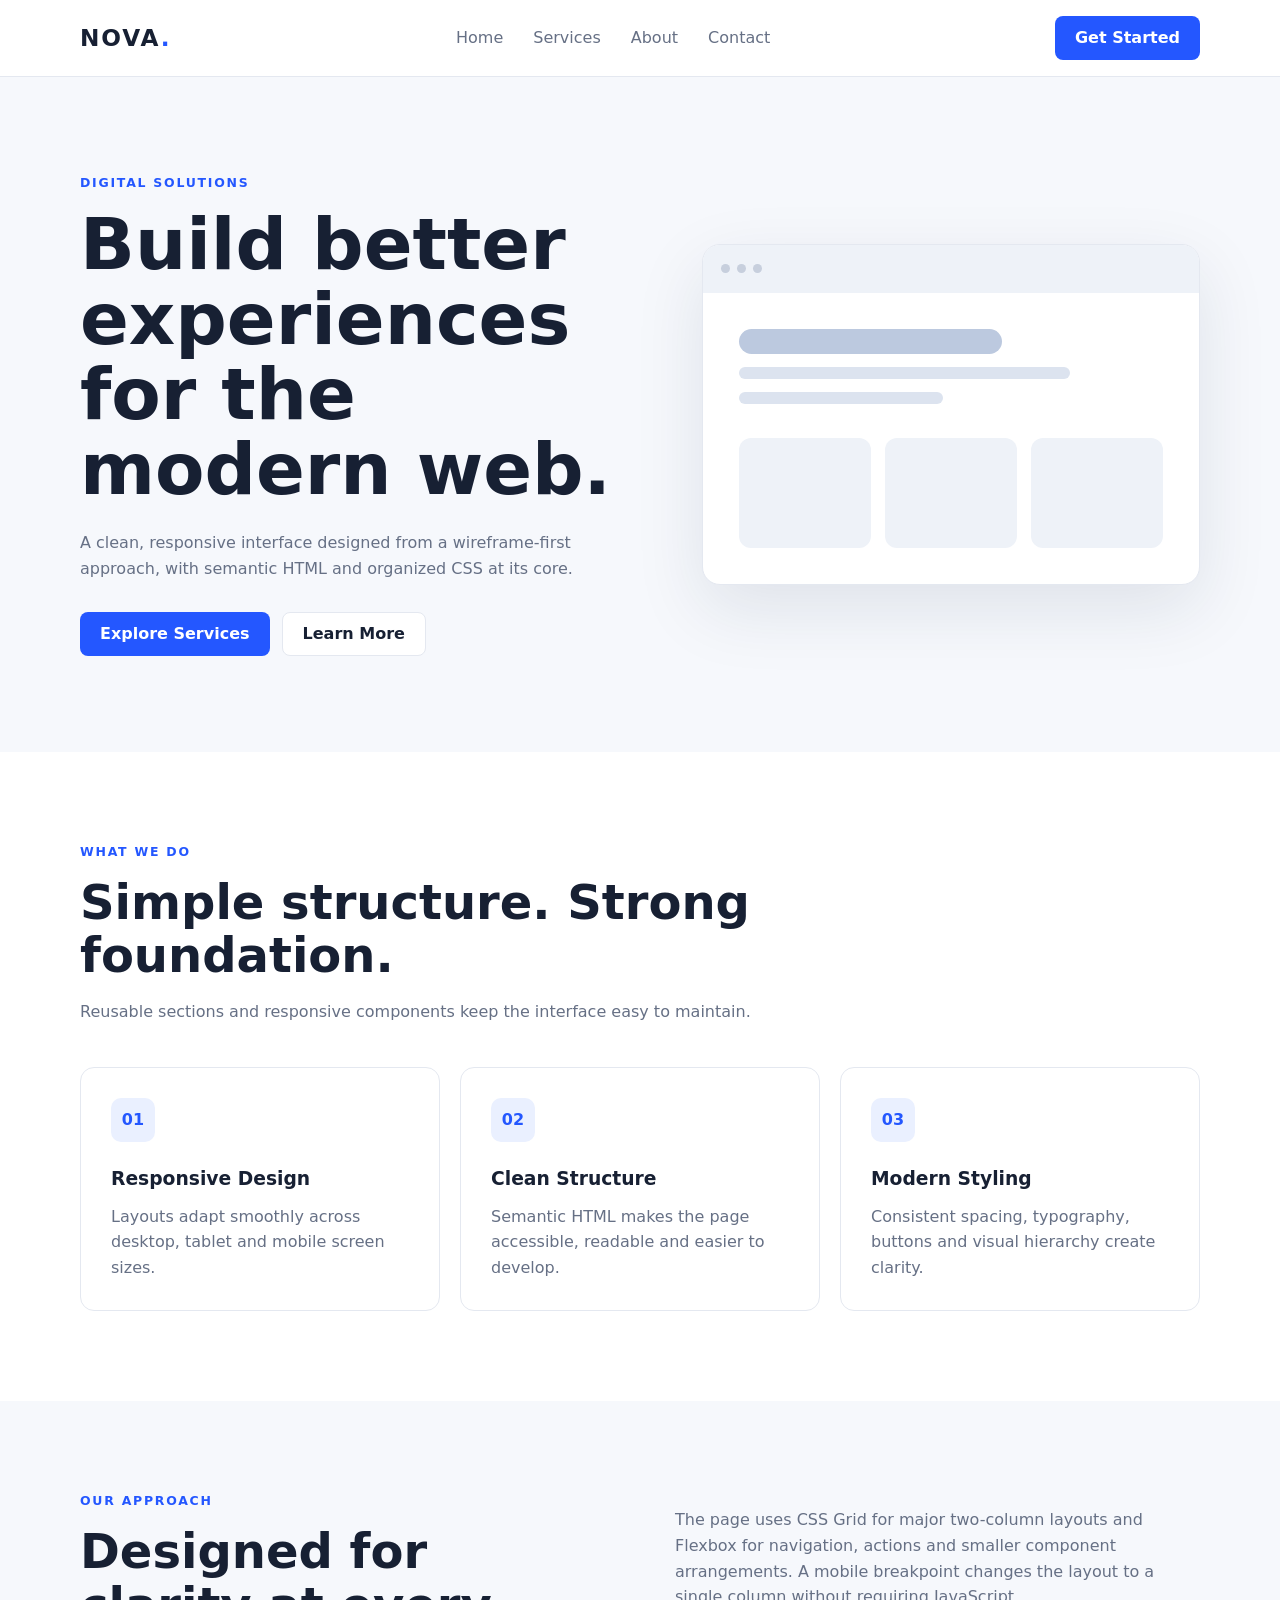
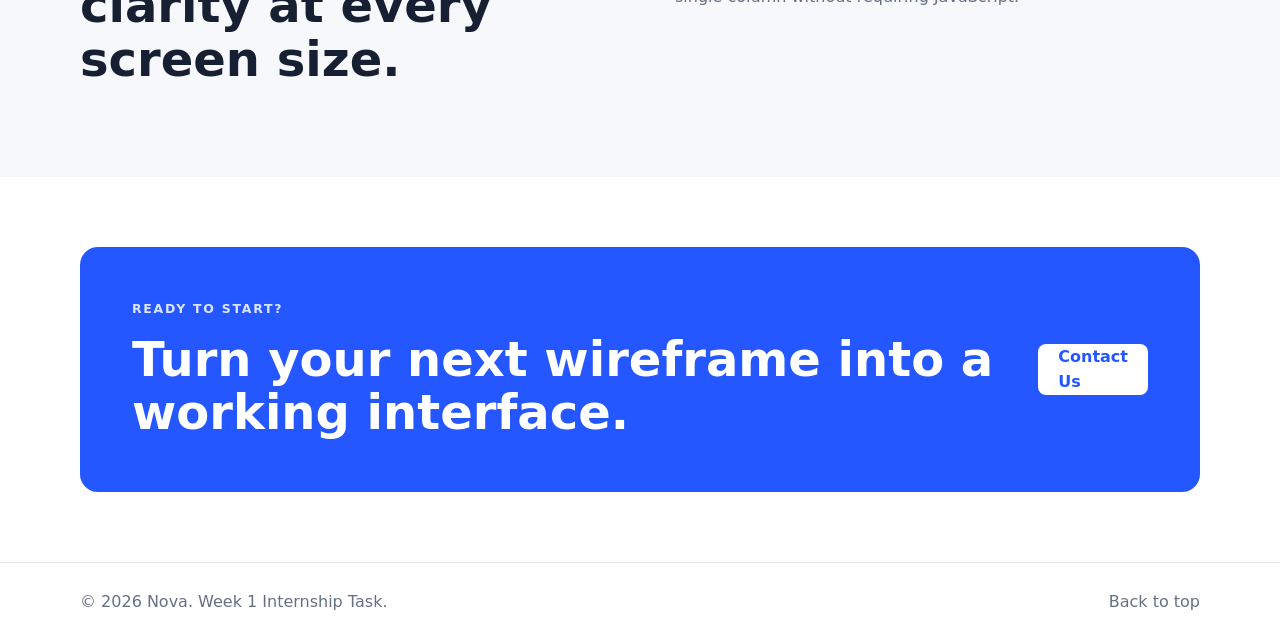
<file: week-1-static-web-page/index.html>
<!DOCTYPE html><html lang="en"><head><meta charset="UTF-8"><meta name="viewport" content="width=device-width, initial-scale=1.0"><meta name="description" content="Week 1 static web page"><title>Nova - Digital Solutions</title><link rel="stylesheet" href="style.css"></head><body><header class="site-header"><div class="container nav"><a class="logo" href="#home">NOVA<span>.</span></a><nav aria-label="Primary navigation"><a href="#home">Home</a><a href="#services">Services</a><a href="#about">About</a><a href="#contact">Contact</a></nav><a class="nav-cta" href="#contact">Get Started</a></div></header><main id="home"><section class="hero"><div class="container hero-grid"><div class="hero-copy"><p class="eyebrow">DIGITAL SOLUTIONS</p><h1>Build better experiences for the modern web.</h1><p class="hero-text">A clean, responsive interface designed from a wireframe-first approach, with semantic HTML and organized CSS at its core.</p><div class="hero-actions"><a class="btn btn-primary" href="#services">Explore Services</a><a class="btn btn-secondary" href="#about">Learn More</a></div></div><div class="hero-card"><div class="preview-top"><span></span><span></span><span></span></div><div class="preview-body"><div class="preview-line large"></div><div class="preview-line"></div><div class="preview-line short"></div><div class="preview-grid"><div></div><div></div><div></div></div></div></div></div></section><section id="services" class="section"><div class="container"><div class="section-heading"><p class="eyebrow">WHAT WE DO</p><h2>Simple structure. Strong foundation.</h2><p>Reusable sections and responsive components keep the interface easy to maintain.</p></div><div class="cards"><article class="card"><div class="icon">01</div><h3>Responsive Design</h3><p>Layouts adapt smoothly across desktop, tablet and mobile screen sizes.</p></article><article class="card"><div class="icon">02</div><h3>Clean Structure</h3><p>Semantic HTML makes the page accessible, readable and easier to develop.</p></article><article class="card"><div class="icon">03</div><h3>Modern Styling</h3><p>Consistent spacing, typography, buttons and visual hierarchy create clarity.</p></article></div></div></section><section id="about" class="section about"><div class="container about-grid"><div><p class="eyebrow">OUR APPROACH</p><h2>Designed for clarity at every screen size.</h2></div><p>The page uses CSS Grid for major two-column layouts and Flexbox for navigation, actions and smaller component arrangements. A mobile breakpoint changes the layout to a single column without requiring JavaScript.</p></div></section><section id="contact" class="section contact"><div class="container contact-box"><div><p class="eyebrow">READY TO START?</p><h2>Turn your next wireframe into a working interface.</h2></div><a class="btn btn-light" href="mailto:hello@example.com">Contact Us</a></div></section></main><footer class="site-footer"><div class="container footer-inner"><p>© 2026 Nova. Week 1 Internship Task.</p><a href="#home">Back to top</a></div></footer></body></html>
</file>
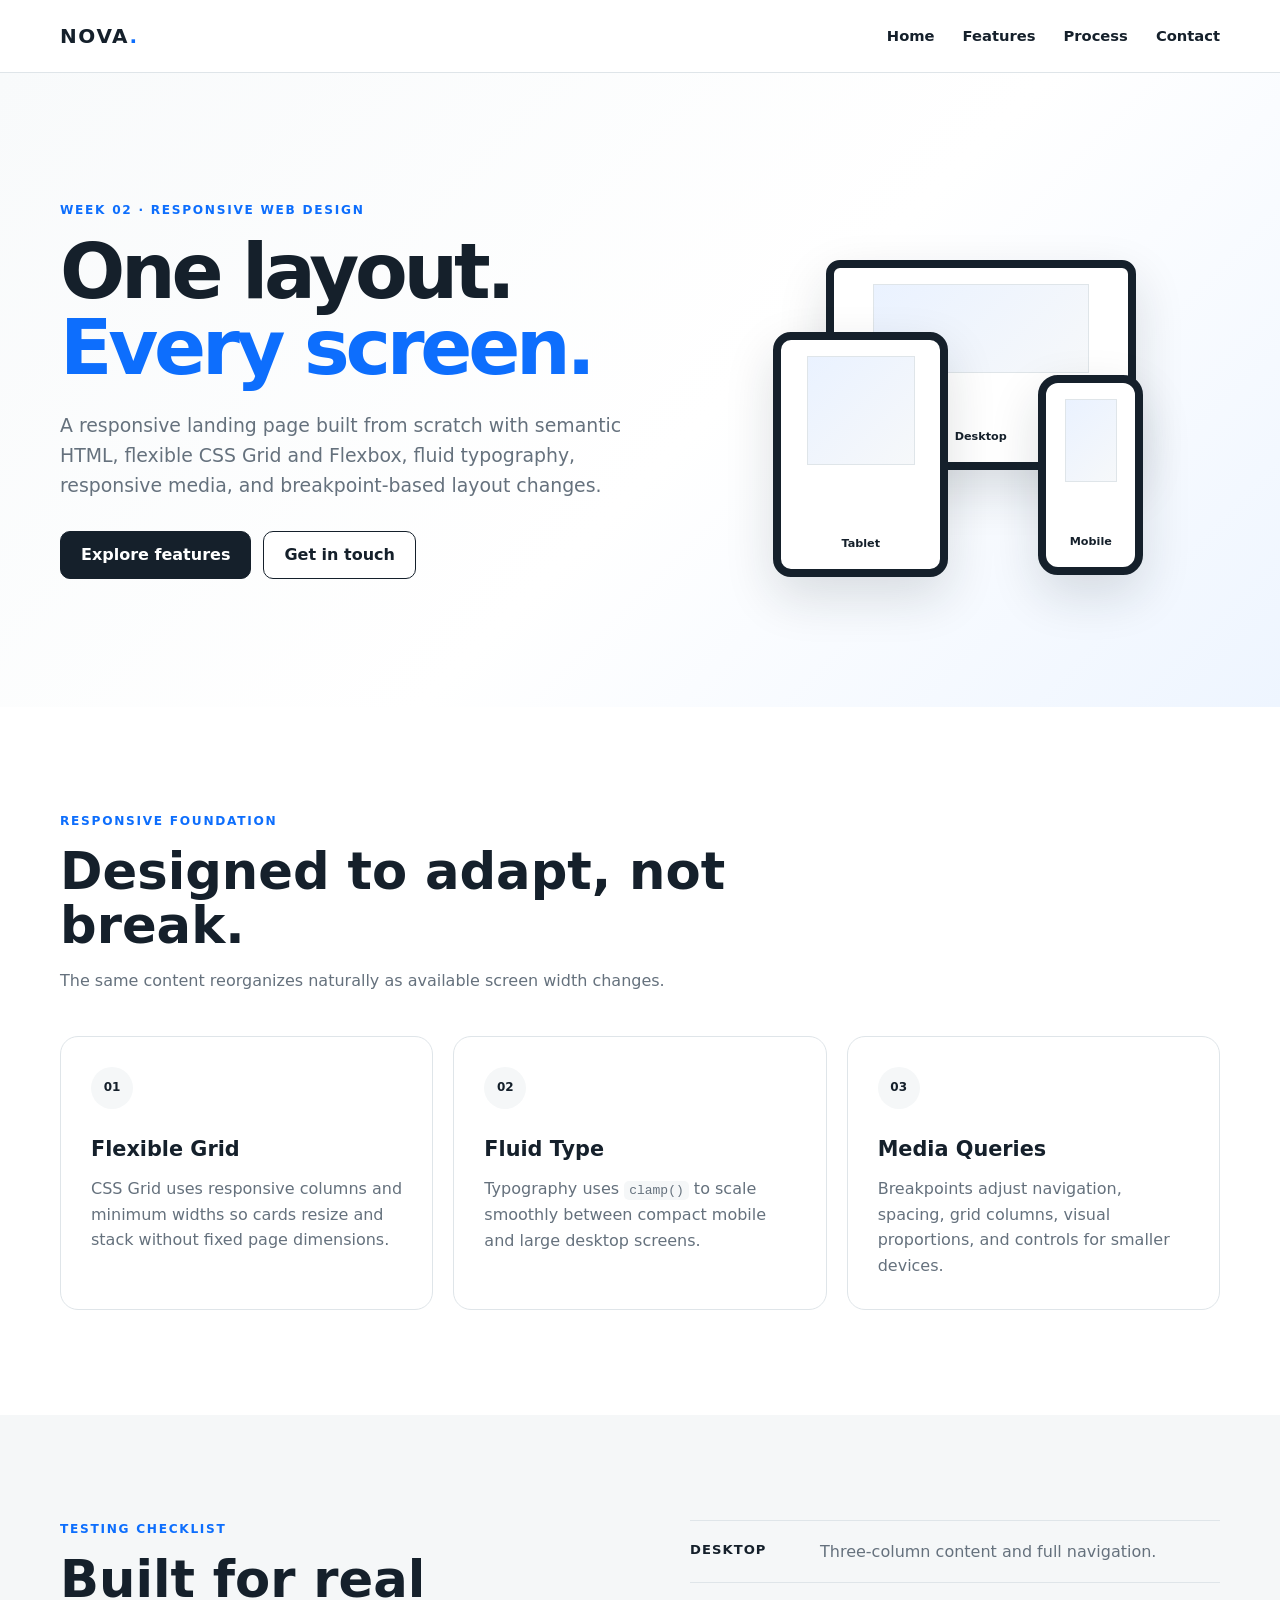
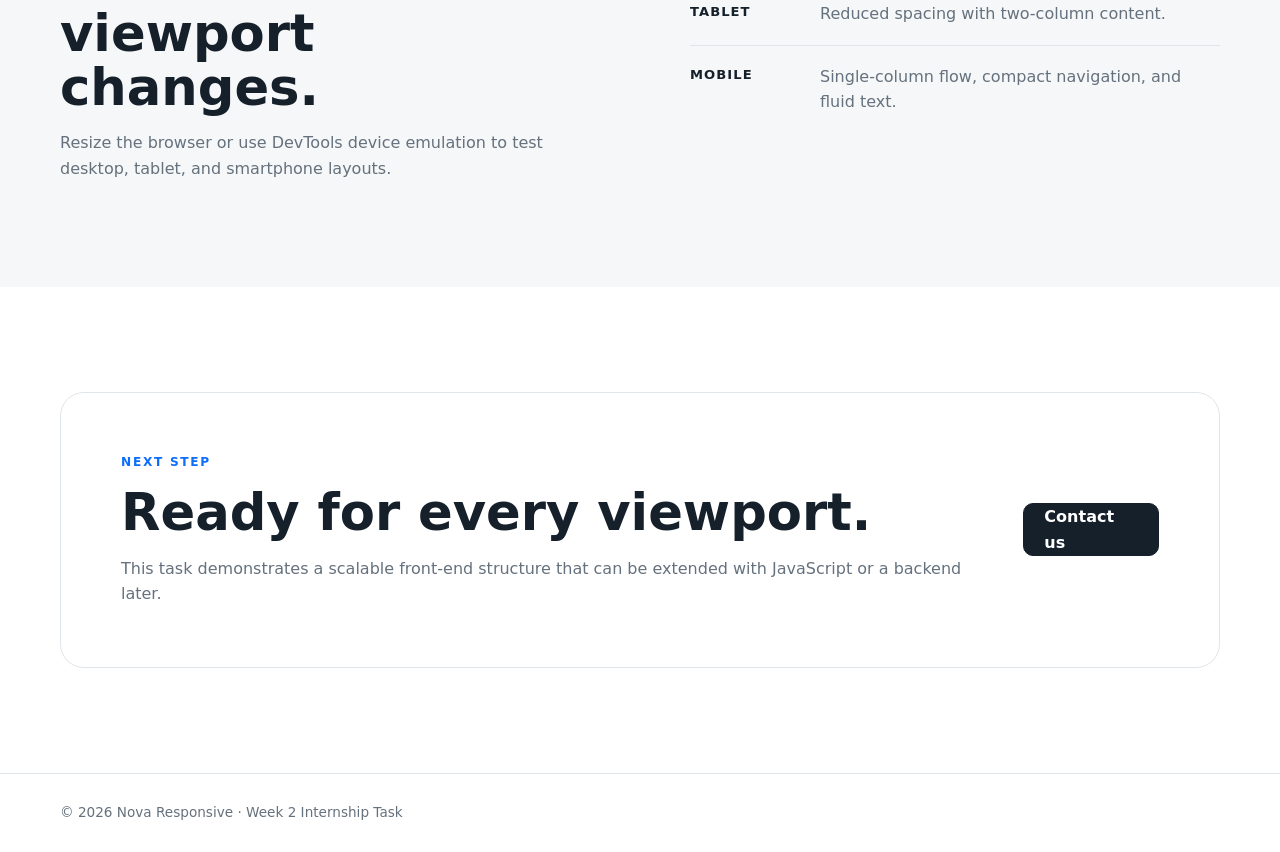
<file: week-2-responsive-web-design/index.html>
<!DOCTYPE html><html lang="en"><head><meta charset="UTF-8"><meta name="viewport" content="width=device-width, initial-scale=1.0"><meta name="description" content="Responsive web design internship task"><title>Nova Responsive - Week 2</title><link rel="stylesheet" href="style.css"></head><body><header class="site-header"><div class="container nav-wrap"><a class="brand" href="#home">NOVA<span>.</span></a><nav aria-label="Primary navigation"><a href="#home">Home</a><a href="#features">Features</a><a href="#process">Process</a><a href="#contact">Contact</a></nav></div></header><main><section id="home" class="hero"><div class="container hero-grid"><div><p class="eyebrow">WEEK 02 · RESPONSIVE WEB DESIGN</p><h1>One layout.<br><span>Every screen.</span></h1><p class="hero-copy">A responsive landing page built from scratch with semantic HTML, flexible CSS Grid and Flexbox, fluid typography, responsive media, and breakpoint-based layout changes.</p><div class="actions"><a class="button primary" href="#features">Explore features</a><a class="button secondary" href="#contact">Get in touch</a></div></div><div class="visual" aria-label="Responsive device preview"><div class="device desktop"><div></div><span>Desktop</span></div><div class="device tablet"><div></div><span>Tablet</span></div><div class="device phone"><div></div><span>Mobile</span></div></div></div></section><section id="features" class="section"><div class="container"><div class="section-heading"><p class="eyebrow">RESPONSIVE FOUNDATION</p><h2>Designed to adapt, not break.</h2><p>The same content reorganizes naturally as available screen width changes.</p></div><div class="feature-grid"><article class="card"><span class="icon">01</span><h3>Flexible Grid</h3><p>CSS Grid uses responsive columns and minimum widths so cards resize and stack without fixed page dimensions.</p></article><article class="card"><span class="icon">02</span><h3>Fluid Type</h3><p>Typography uses <code>clamp()</code> to scale smoothly between compact mobile and large desktop screens.</p></article><article class="card"><span class="icon">03</span><h3>Media Queries</h3><p>Breakpoints adjust navigation, spacing, grid columns, visual proportions, and controls for smaller devices.</p></article></div></div></section><section id="process" class="section muted"><div class="container process-grid"><div><p class="eyebrow">TESTING CHECKLIST</p><h2>Built for real viewport changes.</h2><p>Resize the browser or use DevTools device emulation to test desktop, tablet, and smartphone layouts.</p></div><ol class="steps"><li><strong>Desktop</strong><span>Three-column content and full navigation.</span></li><li><strong>Tablet</strong><span>Reduced spacing with two-column content.</span></li><li><strong>Mobile</strong><span>Single-column flow, compact navigation, and fluid text.</span></li></ol></div></section><section id="contact" class="section contact"><div class="container contact-box"><div><p class="eyebrow">NEXT STEP</p><h2>Ready for every viewport.</h2><p>This task demonstrates a scalable front-end structure that can be extended with JavaScript or a backend later.</p></div><a class="button primary" href="mailto:hello@example.com">Contact us</a></div></section></main><footer><div class="container"><p>© 2026 Nova Responsive · Week 2 Internship Task</p></div></footer></body></html>
</file>
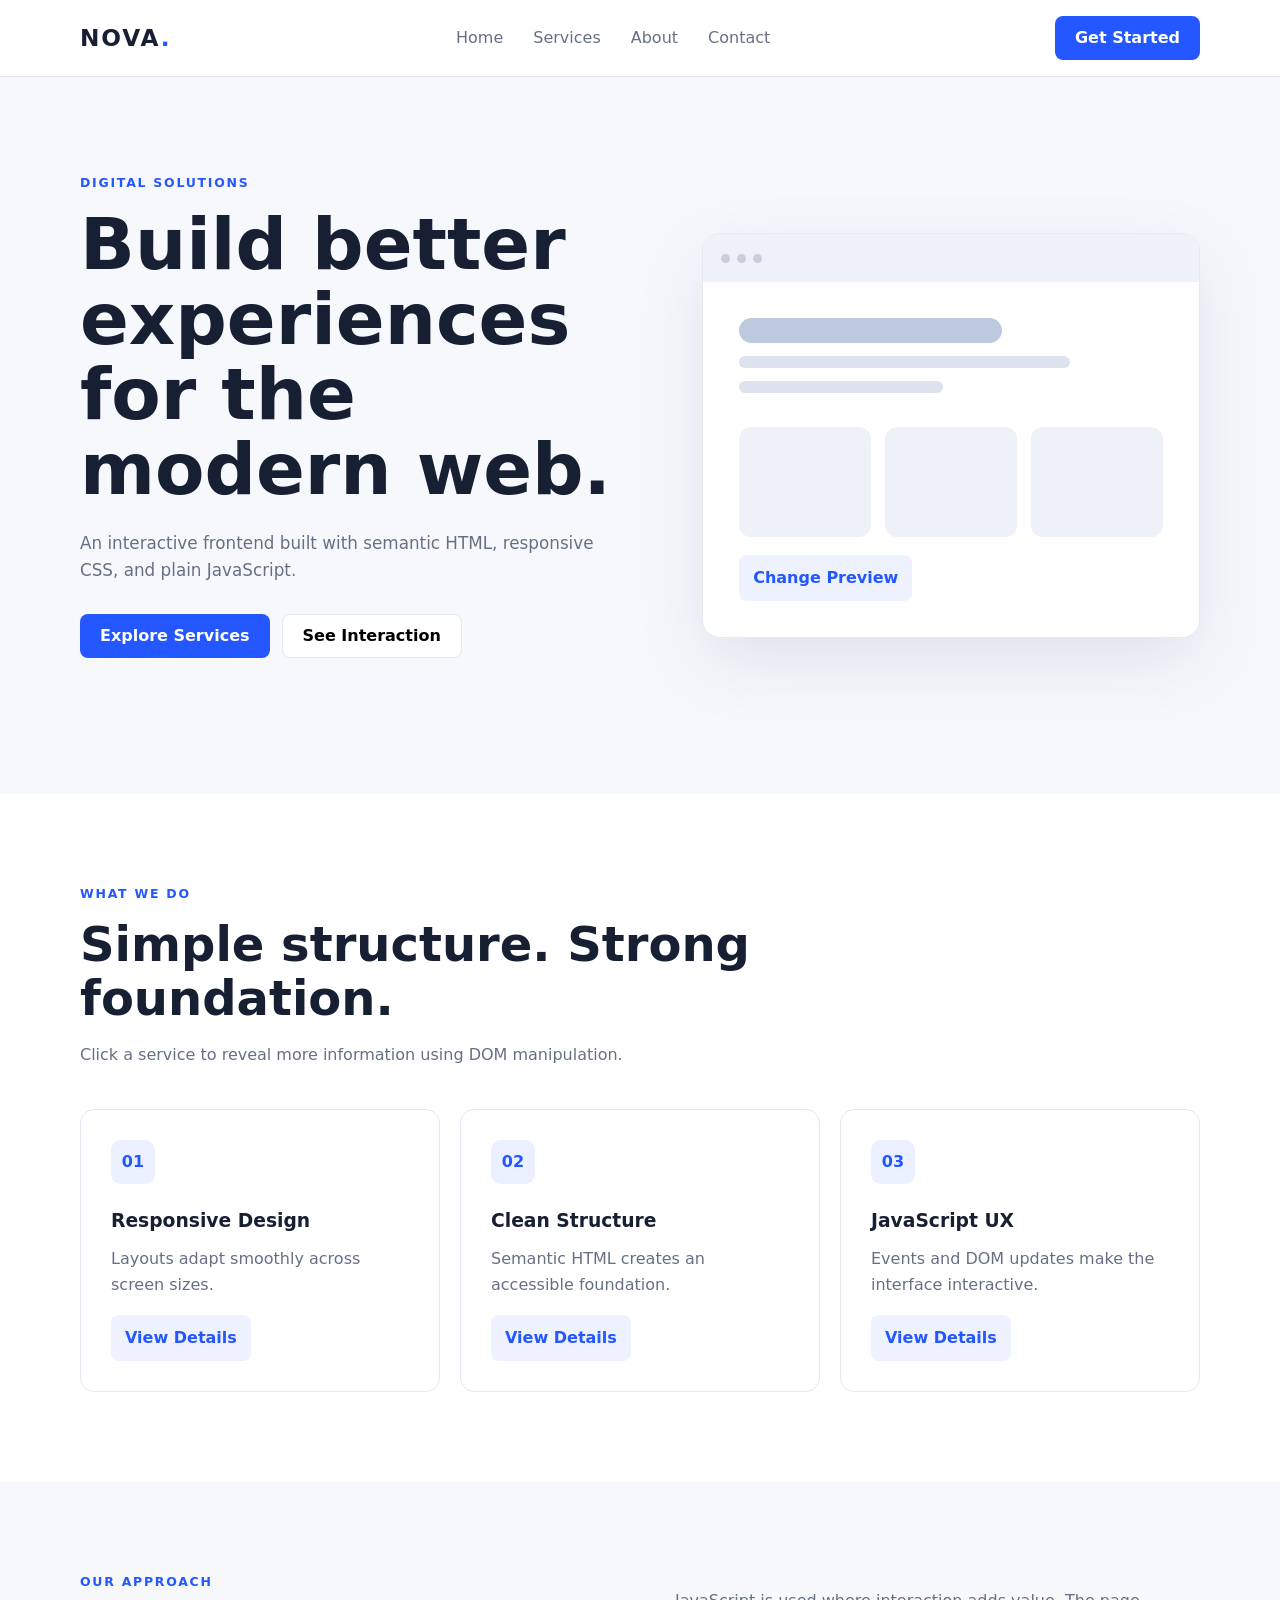
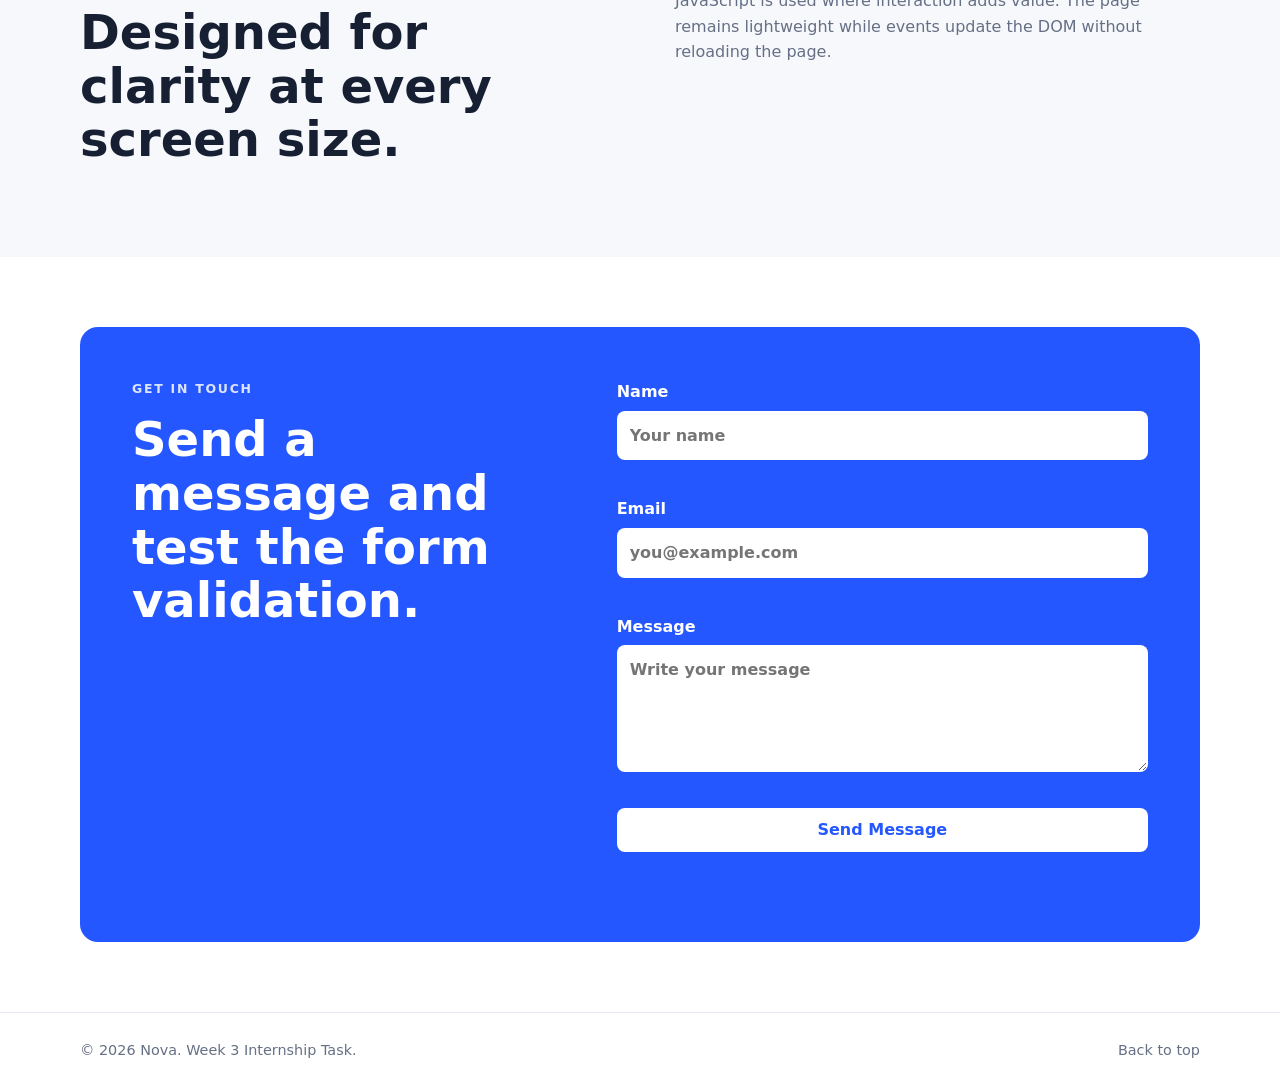
<file: week-3-javascript-interactive-webpage/index.html>
<!DOCTYPE html><html lang="en"><head><meta charset="UTF-8"><meta name="viewport" content="width=device-width, initial-scale=1.0"><title>Nova - Interactive Web Experience</title><link rel="stylesheet" href="style.css"></head><body><header class="site-header"><div class="container nav"><a class="logo" href="#home">NOVA<span>.</span></a><button class="menu-toggle" id="menuToggle" aria-label="Open navigation" aria-expanded="false">☰</button><nav id="primaryNav" aria-label="Primary navigation"><a href="#home">Home</a><a href="#services">Services</a><a href="#about">About</a><a href="#contact">Contact</a></nav><a class="nav-cta" href="#contact">Get Started</a></div></header><main id="home"><section class="hero"><div class="container hero-grid"><div><p class="eyebrow">DIGITAL SOLUTIONS</p><h1>Build better experiences for the modern web.</h1><p class="hero-text">An interactive frontend built with semantic HTML, responsive CSS, and plain JavaScript.</p><div class="hero-actions"><a class="btn btn-primary" href="#services">Explore Services</a><button class="btn btn-secondary" id="learnBtn">See Interaction</button></div><p id="interactionNote" class="interaction-note" aria-live="polite"></p></div><div class="hero-card" id="heroCard"><div class="preview-top"><span></span><span></span><span></span></div><div class="preview-body"><div class="preview-line large"></div><div class="preview-line"></div><div class="preview-line short"></div><div class="preview-grid"><div></div><div></div><div></div></div><button class="preview-action" id="previewAction">Change Preview</button></div></div></div></section><section id="services" class="section"><div class="container"><div class="section-heading"><p class="eyebrow">WHAT WE DO</p><h2>Simple structure. Strong foundation.</h2><p>Click a service to reveal more information using DOM manipulation.</p></div><div class="cards"><article class="card service-card"><div class="icon">01</div><h3>Responsive Design</h3><p>Layouts adapt smoothly across screen sizes.</p><button class="card-btn">View Details</button><div class="details" hidden>Flexible grids and media queries keep the interface usable on different devices.</div></article><article class="card service-card"><div class="icon">02</div><h3>Clean Structure</h3><p>Semantic HTML creates an accessible foundation.</p><button class="card-btn">View Details</button><div class="details" hidden>Meaningful sections and headings make the page easier to understand and maintain.</div></article><article class="card service-card"><div class="icon">03</div><h3>JavaScript UX</h3><p>Events and DOM updates make the interface interactive.</p><button class="card-btn">View Details</button><div class="details" hidden>Event listeners, validation, dynamic content and UI state changes are handled with plain JavaScript.</div></article></div></div></section><section id="about" class="section about"><div class="container about-grid"><div><p class="eyebrow">OUR APPROACH</p><h2>Designed for clarity at every screen size.</h2></div><p>JavaScript is used where interaction adds value. The page remains lightweight while events update the DOM without reloading the page.</p></div></section><section id="contact" class="section contact"><div class="container contact-box"><div><p class="eyebrow">GET IN TOUCH</p><h2>Send a message and test the form validation.</h2></div><form id="contactForm" novalidate><label>Name<input id="name" type="text" placeholder="Your name"><small id="nameError"></small></label><label>Email<input id="email" type="email" placeholder="you@example.com"><small id="emailError"></small></label><label>Message<textarea id="message" rows="4" placeholder="Write your message"></textarea><small id="messageError"></small></label><button class="btn btn-light" type="submit">Send Message</button><p id="formStatus" aria-live="polite"></p></form></div></section></main><button class="top-btn" id="topBtn" aria-label="Scroll to top">↑</button><footer class="site-footer"><div class="container footer-inner"><p>© 2026 Nova. Week 3 Internship Task.</p><a href="#home">Back to top</a></div></footer><script src="script.js"></script></body></html>
</file>
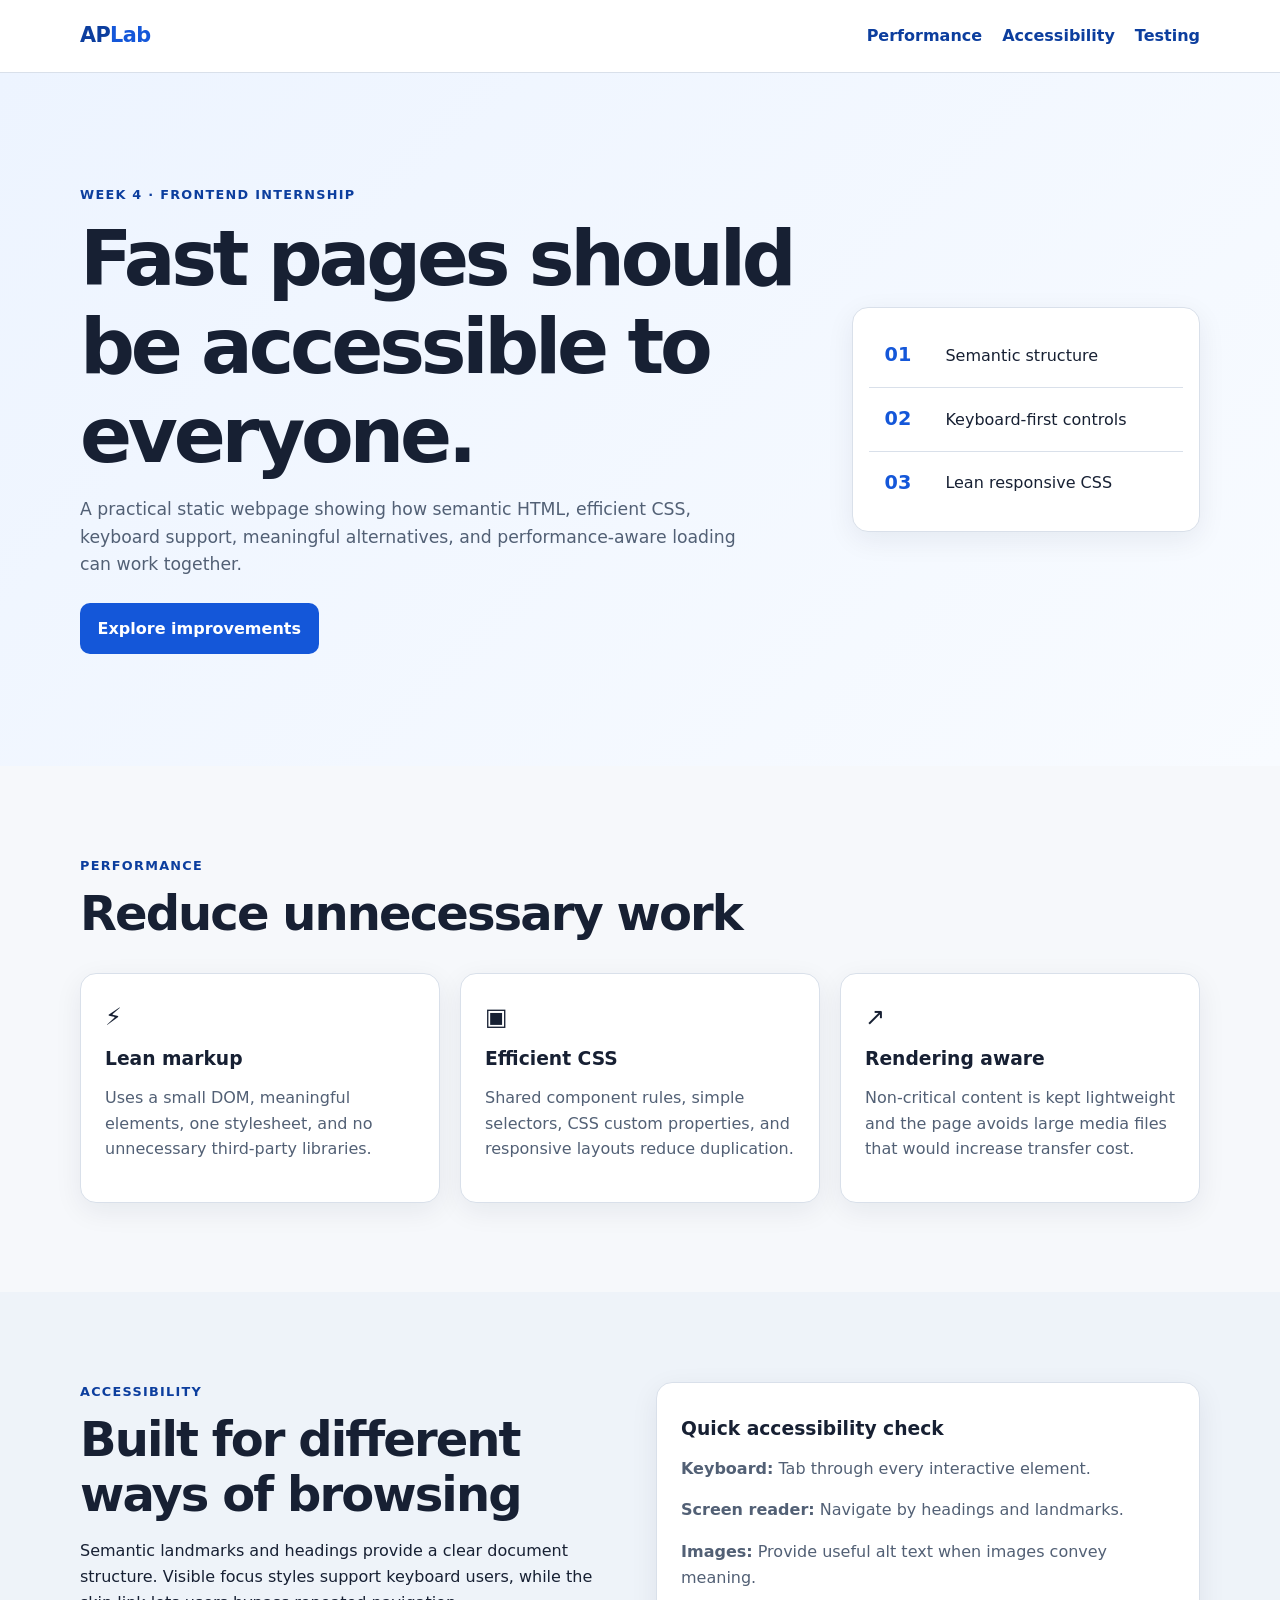
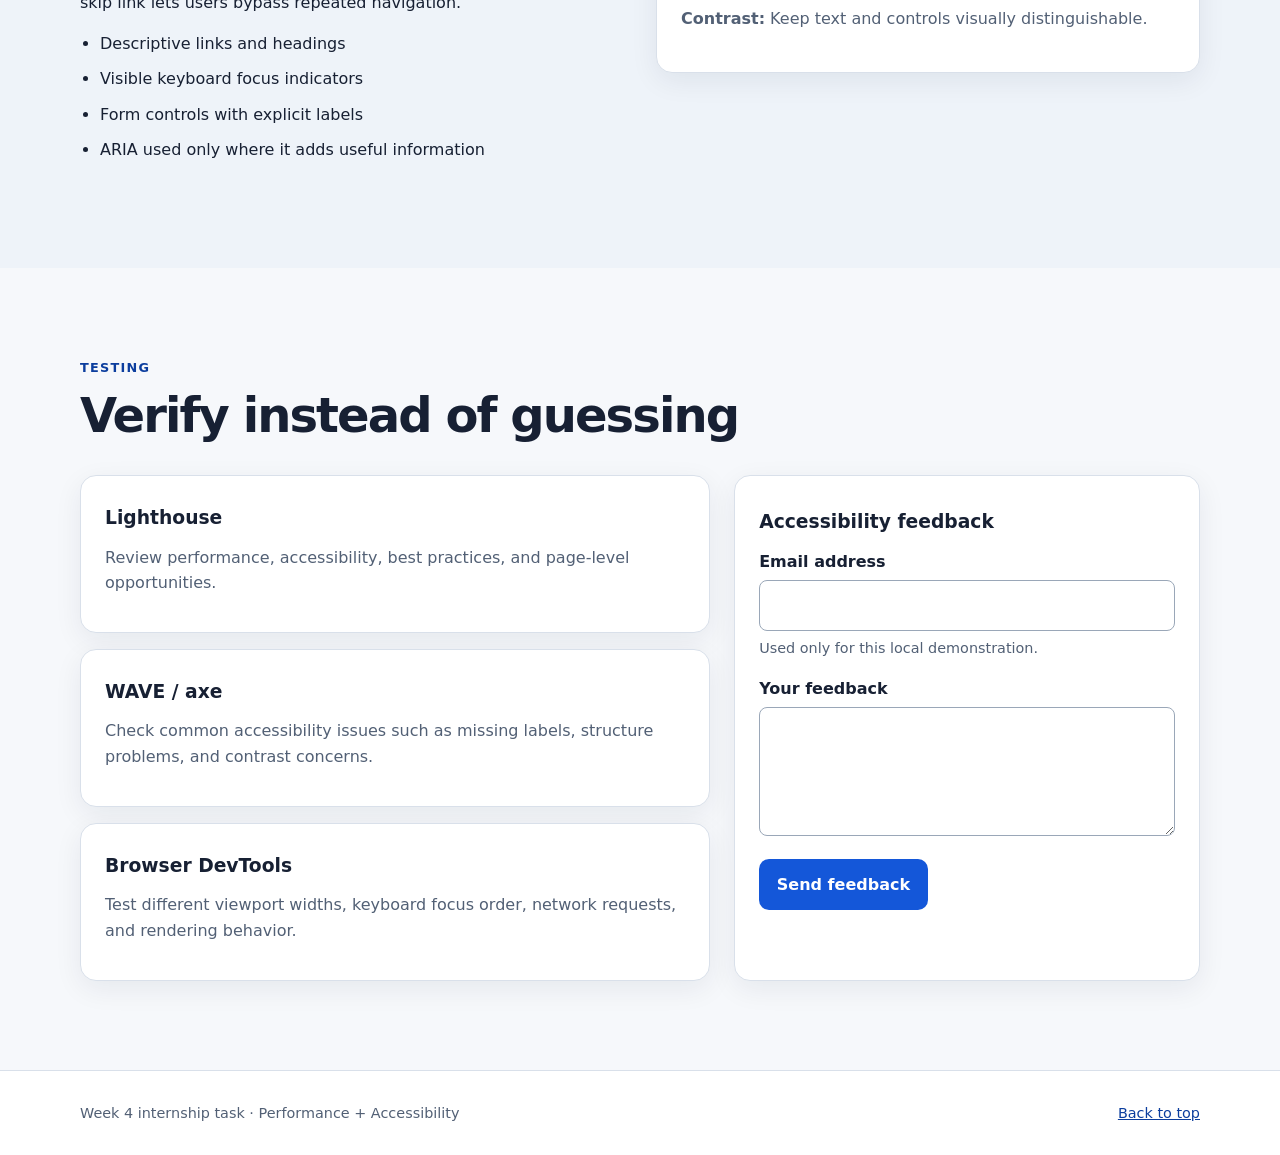
<file: week-4-performance-accessibility/index.html>
<!doctype html>
<html lang="en">
<head>
  <meta charset="utf-8">
  <meta name="viewport" content="width=device-width, initial-scale=1">
  <meta name="description" content="An accessible, performance-focused frontend internship task demonstrating semantic HTML, efficient CSS, keyboard navigation, and responsive design.">
  <title>Accessible Performance Lab</title>
  <link rel="stylesheet" href="style.css">
</head>
<body>
  <a class="skip-link" href="#main-content">Skip to main content</a>
  <header class="site-header">
    <div class="container header-inner">
      <a class="brand" href="#top" aria-label="Accessible Performance Lab home">AP<span>Lab</span></a>
      <nav aria-label="Primary navigation">
        <ul class="nav-list">
          <li><a href="#performance">Performance</a></li>
          <li><a href="#accessibility">Accessibility</a></li>
          <li><a href="#testing">Testing</a></li>
        </ul>
      </nav>
    </div>
  </header>
  <main id="main-content">
    <section class="hero" id="top" aria-labelledby="hero-title">
      <div class="container hero-grid">
        <div>
          <p class="eyebrow">Week 4 · Frontend Internship</p>
          <h1 id="hero-title">Fast pages should be accessible to everyone.</h1>
          <p class="hero-copy">A practical static webpage showing how semantic HTML, efficient CSS, keyboard support, meaningful alternatives, and performance-aware loading can work together.</p>
          <a class="button" href="#performance">Explore improvements</a>
        </div>
        <div class="hero-card" aria-label="Optimization summary">
          <div class="metric"><strong>01</strong><span>Semantic structure</span></div>
          <div class="metric"><strong>02</strong><span>Keyboard-first controls</span></div>
          <div class="metric"><strong>03</strong><span>Lean responsive CSS</span></div>
        </div>
      </div>
    </section>
    <section class="section" id="performance" aria-labelledby="performance-title">
      <div class="container">
        <p class="eyebrow">Performance</p>
        <h2 id="performance-title">Reduce unnecessary work</h2>
        <div class="cards">
          <article class="card"><span class="icon" aria-hidden="true">⚡</span><h3>Lean markup</h3><p>Uses a small DOM, meaningful elements, one stylesheet, and no unnecessary third-party libraries.</p></article>
          <article class="card"><span class="icon" aria-hidden="true">▣</span><h3>Efficient CSS</h3><p>Shared component rules, simple selectors, CSS custom properties, and responsive layouts reduce duplication.</p></article>
          <article class="card"><span class="icon" aria-hidden="true">↗</span><h3>Rendering aware</h3><p>Non-critical content is kept lightweight and the page avoids large media files that would increase transfer cost.</p></article>
        </div>
      </div>
    </section>
    <section class="section section-alt" id="accessibility" aria-labelledby="accessibility-title">
      <div class="container accessibility-grid">
        <div>
          <p class="eyebrow">Accessibility</p>
          <h2 id="accessibility-title">Built for different ways of browsing</h2>
          <p>Semantic landmarks and headings provide a clear document structure. Visible focus styles support keyboard users, while the skip link lets users bypass repeated navigation.</p>
          <ul class="check-list">
            <li>Descriptive links and headings</li><li>Visible keyboard focus indicators</li><li>Form controls with explicit labels</li><li>ARIA used only where it adds useful information</li>
          </ul>
        </div>
        <aside class="contrast-panel" aria-label="Accessibility checklist">
          <h3>Quick accessibility check</h3>
          <p><strong>Keyboard:</strong> Tab through every interactive element.</p>
          <p><strong>Screen reader:</strong> Navigate by headings and landmarks.</p>
          <p><strong>Images:</strong> Provide useful alt text when images convey meaning.</p>
          <p><strong>Contrast:</strong> Keep text and controls visually distinguishable.</p>
        </aside>
      </div>
    </section>
    <section class="section" id="testing" aria-labelledby="testing-title">
      <div class="container">
        <p class="eyebrow">Testing</p>
        <h2 id="testing-title">Verify instead of guessing</h2>
        <div class="testing-layout">
          <div class="test-list">
            <article class="test-item"><h3>Lighthouse</h3><p>Review performance, accessibility, best practices, and page-level opportunities.</p></article>
            <article class="test-item"><h3>WAVE / axe</h3><p>Check common accessibility issues such as missing labels, structure problems, and contrast concerns.</p></article>
            <article class="test-item"><h3>Browser DevTools</h3><p>Test different viewport widths, keyboard focus order, network requests, and rendering behavior.</p></article>
          </div>
          <form class="contact-card" aria-labelledby="contact-title">
            <h3 id="contact-title">Accessibility feedback</h3>
            <label for="email">Email address</label>
            <input id="email" name="email" type="email" autocomplete="email" required aria-describedby="email-help">
            <p id="email-help" class="help">Used only for this local demonstration.</p>
            <label for="message">Your feedback</label>
            <textarea id="message" name="message" rows="4" required></textarea>
            <button class="button" type="submit">Send feedback</button>
            <p id="form-status" class="status" role="status" aria-live="polite"></p>
          </form>
        </div>
      </div>
    </section>
  </main>
  <footer class="site-footer">
    <div class="container footer-inner"><p>Week 4 internship task · Performance + Accessibility</p><a href="#top">Back to top</a></div>
  </footer>
  <script>
    const form = document.querySelector('.contact-card');
    const status = document.querySelector('#form-status');
    form.addEventListener('submit', (event) => {
      event.preventDefault();
      if (!form.checkValidity()) { form.reportValidity(); return; }
      status.textContent = 'Thank you. Your feedback was validated locally.';
      form.reset();
    });
  </script>
</body>
</html>
</file>
<file: week-1-static-web-page/style.css>
*{margin:0;padding:0;box-sizing:border-box}:root{--primary:#2457ff;--dark:#1739aa;--text:#172033;--muted:#667085;--surface:#f6f8fc;--border:#e4e8f0}html{scroll-behavior:smooth}body{font-family:Inter,system-ui,sans-serif;color:var(--text);line-height:1.6}a{color:inherit;text-decoration:none}.container{width:min(1120px,calc(100% - 40px));margin:auto}.site-header{background:#fff;border-bottom:1px solid var(--border);position:sticky;top:0;z-index:10}.nav{min-height:76px;display:flex;align-items:center;justify-content:space-between;gap:24px}.logo{font-size:1.45rem;font-weight:800;letter-spacing:.08em}.logo span{color:var(--primary)}nav{display:flex;gap:30px;color:var(--muted)}nav a:hover{color:var(--primary)}.nav-cta,.btn{display:inline-flex;align-items:center;justify-content:center;min-height:44px;padding:0 20px;border-radius:8px;font-weight:700}.nav-cta,.btn-primary{background:var(--primary);color:#fff}.hero{background:var(--surface);padding:96px 0}.hero-grid{display:grid;grid-template-columns:1.05fr .95fr;align-items:center;gap:72px}.eyebrow{color:var(--primary);font-size:.78rem;font-weight:800;letter-spacing:.14em;margin-bottom:14px}h1{font-size:clamp(2.5rem,6vw,4.5rem);line-height:1.04}.hero-text{max-width:600px;margin:24px 0 30px;color:var(--muted)}.hero-actions{display:flex;flex-wrap:wrap;gap:12px}.btn-secondary{border:1px solid var(--border);background:#fff}.btn-light{background:#fff;color:var(--primary)}.hero-card{background:#fff;border:1px solid var(--border);border-radius:18px;box-shadow:0 24px 70px rgba(24,40,72,.1);overflow:hidden}.preview-top{height:48px;background:#eef2f8;display:flex;align-items:center;gap:7px;padding:0 18px}.preview-top span{width:9px;height:9px;border-radius:50%;background:#c7cfdd}.preview-body{padding:36px}.preview-line{height:12px;width:78%;border-radius:20px;background:#dce3ef;margin-bottom:13px}.preview-line.large{height:25px;width:62%;background:#bcc9df}.preview-line.short{width:48%}.preview-grid{display:grid;grid-template-columns:repeat(3,1fr);gap:14px;margin-top:34px}.preview-grid div{height:110px;border-radius:12px;background:#eef2f8}.section{padding:90px 0}.section-heading{max-width:720px;margin-bottom:42px}h2{font-size:clamp(2rem,4vw,3rem);line-height:1.12}.section-heading>p:last-child,.about-grid>p{color:var(--muted);margin-top:16px}.cards{display:grid;grid-template-columns:repeat(3,1fr);gap:20px}.card{padding:30px;border:1px solid var(--border);border-radius:14px;background:#fff}.icon{width:44px;height:44px;display:grid;place-items:center;border-radius:10px;background:#eaf0ff;color:var(--primary);font-weight:800;margin-bottom:22px}.card h3{margin-bottom:10px}.card p{color:var(--muted)}.about{background:var(--surface)}.about-grid{display:grid;grid-template-columns:1fr 1fr;gap:70px}.contact{padding:70px 0}.contact-box{padding:52px;background:var(--primary);color:#fff;border-radius:18px;display:flex;align-items:center;justify-content:space-between;gap:30px}.contact-box .eyebrow{color:#dce5ff}.site-footer{border-top:1px solid var(--border);padding:26px 0;color:var(--muted)}.footer-inner{display:flex;justify-content:space-between}@media(max-width:850px){.hero-grid,.about-grid{grid-template-columns:1fr;gap:45px}.cards{grid-template-columns:1fr}.nav{flex-wrap:wrap}.nav nav{order:3;width:100%;justify-content:center;padding-bottom:12px}}@media(max-width:520px){.container{width:min(100% - 28px,1120px)}.nav{min-height:68px}.nav nav{gap:14px;font-size:.9rem}.hero{padding:56px 0}.hero-actions{flex-direction:column}.hero-actions .btn{width:100%}.section{padding:65px 0}.card{padding:24px}.contact-box{padding:32px 24px;align-items:flex-start;flex-direction:column}.contact-box .btn{width:100%}.footer-inner{flex-direction:column;gap:10px}}
</file>
<file: week-2-responsive-web-design/style.css>
*{box-sizing:border-box;margin:0;padding:0}:root{--ink:#15202b;--muted:#65717d;--line:#dfe5e9;--surface:#f5f7f8;--accent:#0d6efd;--max:1160px}html{scroll-behavior:smooth}body{font-family:Inter,system-ui,sans-serif;color:var(--ink);line-height:1.6}a{color:inherit;text-decoration:none}.container{width:min(100% - 40px,var(--max));margin:auto}.site-header{position:sticky;top:0;z-index:10;background:rgba(255,255,255,.94);border-bottom:1px solid var(--line)}.nav-wrap{min-height:72px;display:flex;align-items:center;justify-content:space-between;gap:30px}.brand{font-size:1.25rem;font-weight:900;letter-spacing:.08em}.brand span{color:var(--accent)}nav{display:flex;gap:28px;font-size:.92rem;font-weight:650}nav a:hover{color:var(--accent)}.hero{padding:clamp(70px,10vw,130px) 0;background:linear-gradient(135deg,#f8fafb,#fff 55%,#eef5ff)}.hero-grid{display:grid;grid-template-columns:1.05fr .95fr;gap:clamp(40px,7vw,90px);align-items:center}.eyebrow{font-size:.76rem;font-weight:800;letter-spacing:.14em;color:var(--accent);margin-bottom:14px}.hero h1{font-size:clamp(2.8rem,6vw,5.8rem);line-height:.98;letter-spacing:-.055em}.hero h1 span{color:var(--accent)}.hero-copy{max-width:650px;color:var(--muted);font-size:clamp(1rem,1.5vw,1.18rem);margin:25px 0 30px}.actions{display:flex;flex-wrap:wrap;gap:12px}.button{display:inline-flex;align-items:center;justify-content:center;min-height:48px;padding:0 20px;border-radius:10px;border:1px solid var(--ink);font-weight:750}.primary{background:var(--ink);color:#fff}.secondary{background:#fff}.visual{min-height:360px;display:flex;align-items:center;justify-content:center;position:relative}.device{position:absolute;border:8px solid var(--ink);background:#fff;box-shadow:0 20px 50px rgba(21,32,43,.14);display:flex;flex-direction:column;align-items:center;justify-content:flex-end;padding:16px 12px;font-size:.7rem;font-weight:800}.device div{width:80%;height:55%;background:linear-gradient(135deg,#eaf2ff,#f6f8fa);border:1px solid var(--line);margin-bottom:auto}.desktop{width:310px;height:210px;border-radius:14px;transform:translate(15px,-25px)}.tablet{width:175px;height:245px;border-radius:18px;transform:translate(-105px,65px)}.phone{width:105px;height:200px;border-radius:20px;transform:translate(125px,85px)}.section{padding:clamp(65px,9vw,105px) 0}.section-heading{max-width:700px;margin-bottom:42px}.section h2{font-size:clamp(2rem,4vw,3.4rem);line-height:1.05}.section-heading>p:last-child,.process-grid>div>p:last-child,.contact-box p:last-child{color:var(--muted);margin-top:16px}.feature-grid{display:grid;grid-template-columns:repeat(3,minmax(0,1fr));gap:20px}.card{border:1px solid var(--line);border-radius:18px;padding:30px;background:#fff}.icon{display:inline-grid;place-items:center;width:42px;height:42px;border-radius:50%;background:var(--surface);font-size:.75rem;font-weight:900;margin-bottom:24px}.card h3{font-size:1.3rem;margin-bottom:10px}.card p{color:var(--muted)}code{background:var(--surface);padding:2px 5px;border-radius:5px}.muted{background:var(--surface)}.process-grid{display:grid;grid-template-columns:1fr 1fr;gap:clamp(40px,8vw,100px)}.steps{list-style:none}.steps li{display:grid;grid-template-columns:110px 1fr;gap:20px;padding:18px 0;border-top:1px solid var(--line)}.steps strong{font-size:.82rem;text-transform:uppercase;letter-spacing:.08em}.steps span{color:var(--muted)}.contact-box{display:flex;align-items:center;justify-content:space-between;gap:40px;border:1px solid var(--line);border-radius:24px;padding:clamp(28px,5vw,60px)}footer{padding:28px 0;border-top:1px solid var(--line);color:var(--muted);font-size:.85rem}@media(max-width:900px){nav{gap:16px}.hero-grid{grid-template-columns:1fr}.visual{min-height:330px;max-width:600px;margin:auto}.feature-grid{grid-template-columns:repeat(2,minmax(0,1fr))}.process-grid{grid-template-columns:1fr}}@media(max-width:620px){.container{width:min(100% - 28px,var(--max))}.nav-wrap{min-height:64px}nav{gap:12px;font-size:.78rem}.hero{padding:65px 0}.hero h1{font-size:clamp(2.55rem,14vw,4rem)}.visual{min-height:280px;transform:scale(.82)}.feature-grid{grid-template-columns:1fr}.card{padding:24px}.steps li{grid-template-columns:1fr;gap:4px}.contact-box{align-items:flex-start;flex-direction:column}.contact-box .button{width:100%}}@media(max-width:400px){nav{display:none}.actions .button{width:100%}.visual{transform:scale(.68);margin-top:-25px;margin-bottom:-25px}}
</file>
<file: week-3-javascript-interactive-webpage/style.css>
*{margin:0;padding:0;box-sizing:border-box}:root{--primary:#2457ff;--dark:#1739aa;--text:#172033;--muted:#667085;--surface:#f6f8fc;--white:#fff;--border:#e4e8f0;--danger:#d92d20;--success:#067647}html{scroll-behavior:smooth}body{font-family:Inter,system-ui,sans-serif;color:var(--text);line-height:1.6}a{color:inherit;text-decoration:none}button,input,textarea{font:inherit}.container{width:min(1120px,calc(100% - 40px));margin:auto}.site-header{background:#fff;border-bottom:1px solid var(--border);position:sticky;top:0;z-index:20}.nav{min-height:76px;display:flex;align-items:center;justify-content:space-between;gap:24px}.logo{font-size:1.45rem;font-weight:800;letter-spacing:.08em}.logo span{color:var(--primary)}nav{display:flex;gap:30px;color:var(--muted)}nav a:hover{color:var(--primary)}.nav-cta,.btn{display:inline-flex;align-items:center;justify-content:center;min-height:44px;padding:0 20px;border-radius:8px;font-weight:700;border:0;cursor:pointer}.nav-cta,.btn-primary{background:var(--primary);color:#fff}.menu-toggle{display:none;border:0;background:transparent;font-size:1.6rem;cursor:pointer}.hero{background:var(--surface);padding:96px 0}.hero-grid{display:grid;grid-template-columns:1.05fr .95fr;align-items:center;gap:72px}.eyebrow{color:var(--primary);font-size:.78rem;font-weight:800;letter-spacing:.14em;margin-bottom:14px}h1{font-size:clamp(2.5rem,6vw,4.5rem);line-height:1.04}.hero-text{max-width:600px;margin:24px 0 30px;color:var(--muted);font-size:1.05rem}.hero-actions{display:flex;flex-wrap:wrap;gap:12px}.btn-secondary{border:1px solid var(--border);background:#fff}.interaction-note{min-height:25px;margin-top:15px;color:var(--success);font-weight:700}.hero-card{background:#fff;border:1px solid var(--border);border-radius:18px;box-shadow:0 24px 70px rgba(24,40,72,.1);overflow:hidden;transition:.3s}.hero-card.changed{transform:rotate(1deg) scale(1.015)}.preview-top{height:48px;background:#eef2f8;display:flex;align-items:center;gap:7px;padding:0 18px}.preview-top span{width:9px;height:9px;border-radius:50%;background:#c7cfdd}.preview-body{padding:36px}.preview-line{height:12px;width:78%;border-radius:20px;background:#dce3ef;margin-bottom:13px}.preview-line.large{height:25px;width:62%;background:#bcc9df}.preview-line.short{width:48%}.preview-grid{display:grid;grid-template-columns:repeat(3,1fr);gap:14px;margin-top:34px}.preview-grid div{height:110px;border-radius:12px;background:#eef2f8;transition:.25s}.preview-grid div.active{transform:translateY(-8px);background:#dce5ff}.preview-action,.card-btn{margin-top:18px;border:0;background:#eef2ff;color:var(--primary);border-radius:8px;padding:10px 14px;cursor:pointer;font-weight:700}.section{padding:90px 0}.section-heading{max-width:720px;margin-bottom:42px}h2{font-size:clamp(2rem,4vw,3rem);line-height:1.12}.section-heading>p:last-child,.about-grid>p{color:var(--muted);margin-top:16px}.cards{display:grid;grid-template-columns:repeat(3,1fr);gap:20px}.card{padding:30px;border:1px solid var(--border);border-radius:14px;background:#fff}.icon{width:44px;height:44px;display:grid;place-items:center;border-radius:10px;background:#eaf0ff;color:var(--primary);font-weight:800;margin-bottom:22px}.card h3{margin-bottom:10px}.card p{color:var(--muted)}.details{margin-top:15px;padding-top:15px;border-top:1px solid var(--border);color:var(--muted);font-size:.94rem}.about{background:var(--surface)}.about-grid{display:grid;grid-template-columns:1fr 1fr;gap:70px}.contact{padding:70px 0}.contact-box{padding:52px;background:var(--primary);color:#fff;border-radius:18px;display:grid;grid-template-columns:.9fr 1.1fr;gap:50px}.contact-box .eyebrow{color:#dce5ff}form{display:grid;gap:14px}form label{display:grid;gap:6px;font-weight:700}input,textarea{width:100%;border:1px solid rgba(255,255,255,.4);border-radius:8px;padding:11px 12px;background:#fff;color:var(--text);outline:none}form small{color:#ffd7d2;min-height:16px}.invalid{border-color:#ffb4ab}.btn-light{background:#fff;color:var(--primary)}#formStatus{min-height:24px;font-weight:800}.success{color:#b7f5d6}.failure{color:#ffd7d2}.top-btn{position:fixed;right:22px;bottom:22px;width:44px;height:44px;border:0;border-radius:50%;background:var(--primary);color:#fff;font-size:1.3rem;cursor:pointer;opacity:0;pointer-events:none;transition:.2s;z-index:15}.top-btn.visible{opacity:1;pointer-events:auto}.site-footer{border-top:1px solid var(--border);padding:26px 0;color:var(--muted);font-size:.9rem}.footer-inner{display:flex;justify-content:space-between;gap:20px}@media(max-width:850px){.menu-toggle{display:block;order:2}nav{position:fixed;top:76px;left:0;right:0;display:none;flex-direction:column;gap:0;background:#fff;border-bottom:1px solid var(--border)}nav.open{display:flex}nav a{padding:16px 20px;border-bottom:1px solid var(--border)}.nav-cta{order:3}.hero{padding:70px 0}.hero-grid,.about-grid,.contact-box{grid-template-columns:1fr;gap:45px}.cards{grid-template-columns:1fr}}@media(max-width:520px){.container{width:min(100% - 28px,1120px)}.nav{min-height:68px}nav{top:68px}.hero{padding:56px 0}.hero-actions{flex-direction:column}.hero-actions .btn{width:100%}.preview-body{padding:24px}.section{padding:65px 0}.card{padding:24px}.contact-box{padding:32px 24px}.footer-inner{flex-direction:column}}
</file>
<file: week-4-performance-accessibility/style.css>
:root{--bg:#f6f8fb;--surface:#fff;--text:#172033;--muted:#526075;--accent:#1457d9;--accent-dark:#0c3e9e;--border:#d9e0ea;--max:1120px;--radius:16px}
*{box-sizing:border-box}
html{scroll-behavior:smooth}
body{margin:0;font-family:system-ui,-apple-system,BlinkMacSystemFont,"Segoe UI",sans-serif;line-height:1.6;color:var(--text);background:var(--bg)}
img{max-width:100%;height:auto}
a{color:var(--accent-dark)}
a:focus-visible,button:focus-visible,input:focus-visible,textarea:focus-visible{outline:3px solid #ffbf47;outline-offset:3px}
.container{width:min(calc(100% - 2rem),var(--max));margin-inline:auto}
.skip-link{position:fixed;left:1rem;top:-5rem;z-index:10;padding:.7rem 1rem;color:#fff;background:#111827;border-radius:8px}
.skip-link:focus{top:1rem}
.site-header{background:var(--surface);border-bottom:1px solid var(--border)}
.header-inner,.footer-inner{display:flex;align-items:center;justify-content:space-between;gap:1rem;min-height:72px}
.brand{font-size:1.3rem;font-weight:800;text-decoration:none;letter-spacing:-.03em}.brand span{color:var(--accent)}
.nav-list{display:flex;gap:1.25rem;padding:0;margin:0;list-style:none}.nav-list a{font-weight:650;text-decoration:none}.nav-list a:hover{text-decoration:underline}
.hero{padding:clamp(4rem,9vw,7rem) 0;background:linear-gradient(135deg,#edf4ff,#f8fbff)}
.hero-grid{display:grid;grid-template-columns:1.35fr .65fr;gap:3rem;align-items:center}
.eyebrow{margin:0 0 .6rem;color:var(--accent-dark);font-size:.8rem;font-weight:800;letter-spacing:.1em;text-transform:uppercase}
h1,h2,h3{line-height:1.15}h1{max-width:760px;margin:0 0 1rem;font-size:clamp(2.4rem,6vw,5rem);letter-spacing:-.055em}h2{margin:0 0 1rem;font-size:clamp(2rem,4vw,3rem);letter-spacing:-.04em}h3{margin:.7rem 0 .5rem}
.hero-copy{max-width:680px;margin:0 0 1.5rem;color:var(--muted);font-size:1.08rem}
.button{display:inline-block;border:0;border-radius:10px;padding:.8rem 1.1rem;color:#fff;background:var(--accent);font:inherit;font-weight:750;text-decoration:none;cursor:pointer}.button:hover{background:var(--accent-dark)}
.hero-card,.card,.contrast-panel,.test-item,.contact-card{background:var(--surface);border:1px solid var(--border);border-radius:var(--radius);box-shadow:0 8px 28px rgb(20 32 51 / 7%)}
.hero-card{padding:1rem}.metric{display:grid;grid-template-columns:48px 1fr;gap:.8rem;align-items:center;padding:1rem;border-bottom:1px solid var(--border)}.metric:last-child{border-bottom:0}.metric strong{color:var(--accent);font-size:1.2rem}
.section{padding:clamp(3.5rem,7vw,6rem) 0}.section-alt{background:#eef3f9}
.cards{display:grid;grid-template-columns:repeat(3,1fr);gap:1.25rem;margin-top:2rem}.card{padding:1.5rem}.card p,.test-item p,.contrast-panel p{color:var(--muted)}.icon{font-size:1.5rem}
.accessibility-grid{display:grid;grid-template-columns:1fr 1fr;gap:2rem;align-items:start}.check-list{padding-left:1.25rem}.check-list li{margin:.6rem 0}.contrast-panel{padding:1.5rem}
.testing-layout{display:grid;grid-template-columns:1.15fr .85fr;gap:1.5rem;margin-top:2rem}.test-list{display:grid;gap:1rem}.test-item{padding:1.25rem 1.5rem}.contact-card{padding:1.5rem}
.contact-card label{display:block;margin-top:1rem;font-weight:700}input,textarea{width:100%;margin-top:.35rem;padding:.75rem;border:1px solid #9aa7b8;border-radius:8px;background:#fff;color:var(--text);font:inherit}
.help,.status{margin:.35rem 0 0;color:var(--muted);font-size:.9rem}.contact-card .button{margin-top:1rem}.status{min-height:1.5em}
.site-footer{border-top:1px solid var(--border);background:var(--surface)}.footer-inner{min-height:84px;color:var(--muted);font-size:.9rem}
@media (max-width:850px){.hero-grid,.accessibility-grid,.testing-layout{grid-template-columns:1fr}.cards{grid-template-columns:repeat(2,1fr)}}
@media (max-width:600px){.header-inner{align-items:flex-start;flex-direction:column;padding:.9rem 0}.nav-list{flex-wrap:wrap;gap:.7rem 1rem}.hero{padding-top:3.5rem}.cards{grid-template-columns:1fr}.footer-inner{align-items:flex-start;flex-direction:column;justify-content:center}}
@media (prefers-reduced-motion:reduce){html{scroll-behavior:auto}}
</file>
